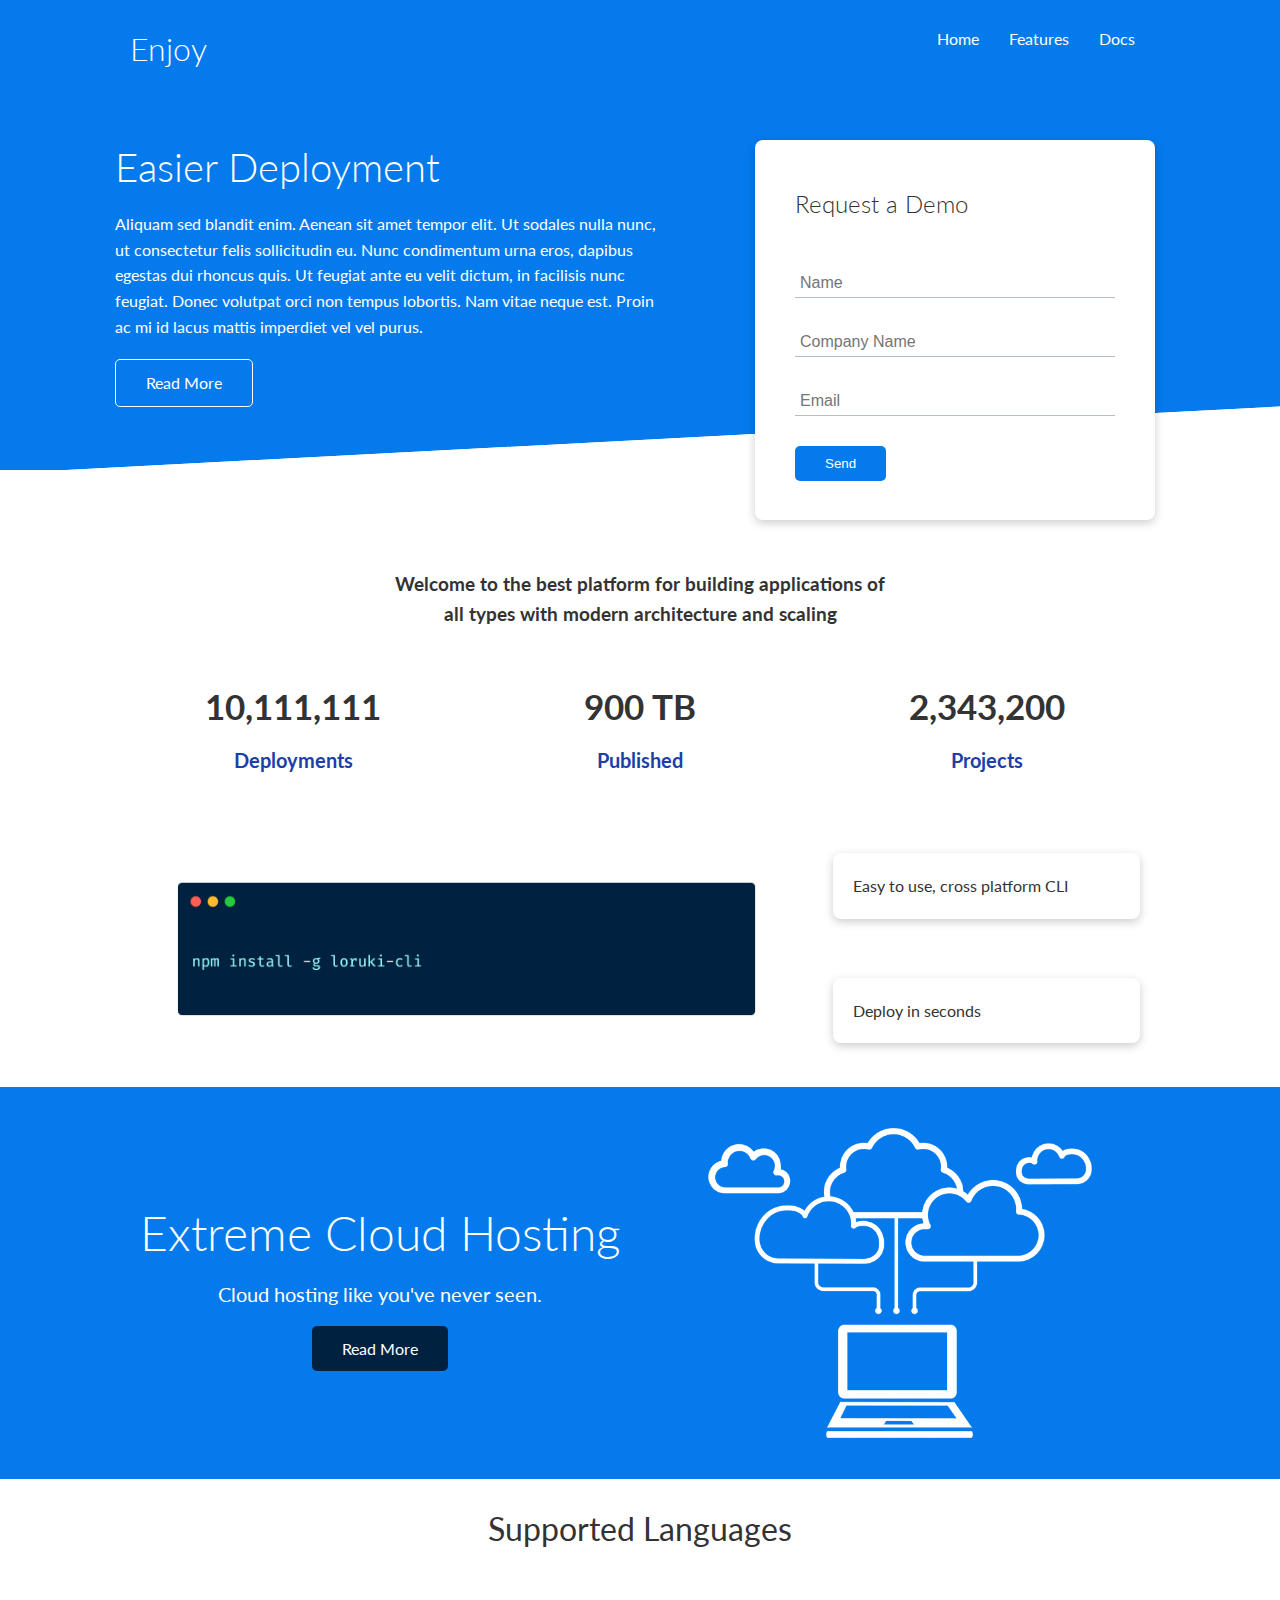
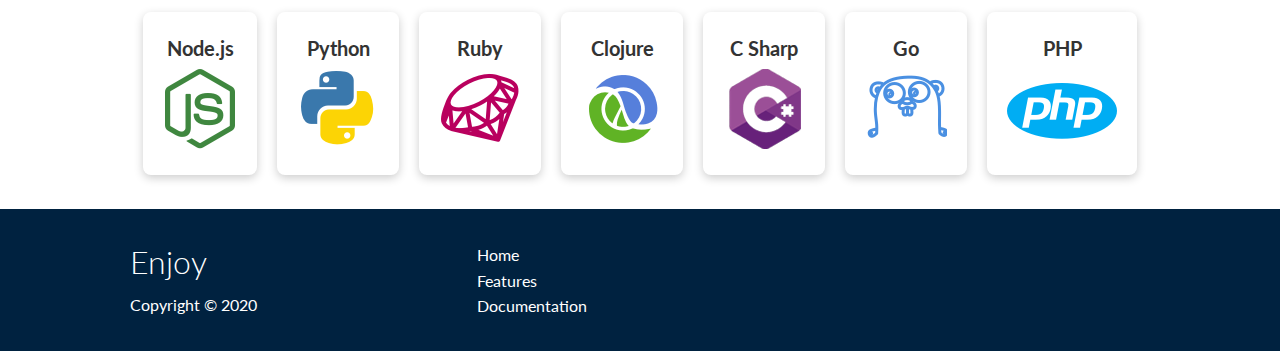
<file: index.html>
<!DOCTYPE html>
<html lang="en">
  <head>
    <meta charset="UTF-8" />
    <meta name="viewport" content="width=device-width, initial-scale=1.0" />
    <link
      rel="stylesheet"
      href="https://cdnjs.cloudflare.com/ajax/libs/font-awesome/5.15.1/css/all.min.css"
      integrity="sha512-+4zCK9k+qNFUR5X+cKL9EIR+ZOhtIloNl9GIKS57V1MyNsYpYcUrUeQc9vNfzsWfV28IaLL3i96P9sdNyeRssA=="
      crossorigin="anonymous"
    />
    <link rel="stylesheet" href="css/utilities.css" />
    <link rel="stylesheet" href="css/style.css" />
    <title>Enjoy | Responsive Web</title>
  </head>
  <body>
    <!--Navbar-->
    <div class="navbar">
      <div class="container flex">
        <div class="logo">
          <h1>Enjoy</h1>
          <!-- <img src="images/logos/python.png" alt="" /> -->
          <i class="fab fa-staylinked fa-2x"></i>
        </div>
        <nav>
          <ul>
            <li><a href="index.html">Home</a></li>
            <li><a href="features.html">Features</a></li>
            <li><a href="docs.html">Docs</a></li>
          </ul>
        </nav>
      </div>
    </div>

    <!--Showcase-->
    <section class="showcase">
      <div class="container grid">
        <div class="showcase-text">
          <h1>Easier Deployment</h1>
          <p>
            Aliquam sed blandit enim. Aenean sit amet tempor elit. Ut sodales
            nulla nunc, ut consectetur felis sollicitudin eu. Nunc condimentum
            urna eros, dapibus egestas dui rhoncus quis. Ut feugiat ante eu
            velit dictum, in facilisis nunc feugiat. Donec volutpat orci non
            tempus lobortis. Nam vitae neque est. Proin ac mi id lacus mattis
            imperdiet vel vel purus.
          </p>
          <a href="features.html" class="btn btn-outline">Read More</a>
        </div>

        <div class="showcase-form card py-1">
          <h2>Request a Demo</h2>
          <form
            name="contact"
            method="POST"
            netlify-honeypot="bot-field"
            data-netlify="true"
          >
            <input type="hidden" name="form-name" value="contact" />
            <p class="hidden">
              <label
                >Don’t fill this out if you're human: <input name="bot-field"
              /></label>
            </p>
            <div class="form-control">
              <input type="text" name="name" placeholder="Name" required />
            </div>
            <div class="form-control">
              <input
                type="text"
                name="company"
                placeholder="Company Name"
                required
              />
            </div>
            <div class="form-control">
              <input type="email" name="email" placeholder="Email" required />
            </div>
            <input type="submit" value="Send" class="btn btn-primary" />
          </form>
        </div>
      </div>
    </section>

    <!--Stats-->
    <section class="stats">
      <div class="container">
        <h3 class="stats-heading text-center my-1">
          Welcome to the best platform for building applications of all types
          with modern architecture and scaling
        </h3>
        <div class="grid grid-3 text-center my-4">
          <div>
            <i class="fas fa-server fa-3x"></i>
            <h3>10,111,111</h3>
            <p class="text-secondary">Deployments</p>
          </div>
          <div>
            <i class="fas fa-upload fa-3x"></i>
            <h3>900 TB</h3>
            <p class="text-secondary">Published</p>
          </div>
          <div>
            <i class="fas fa-project-diagram fa-3x"></i>
            <h3>2,343,200</h3>
            <p class="text-secondary">Projects</p>
          </div>
        </div>
      </div>
    </section>

    <!-- CLI -->
    <section class="cli">
      <div class="container grid">
        <img src="images/cli.png" />
        <div class="card">Easy to use, cross platform CLI</div>
        <div class="card">Deploy in seconds</div>
      </div>
    </section>

    <!-- Cloud -->
    <section class="cloud bg-primary my-2 py-2">
      <div class="container grid">
        <div class="text-center">
          <h2 class="lg">Extreme Cloud Hosting</h2>
          <p class="lead my-1">Cloud hosting like you've never seen.</p>
          <a href="features.html" class="btn btn-dark">Read More</a>
        </div>
        <img src="images/cloud.png" alt="" />
      </div>
    </section>

    <!-- Languages -->
    <section class="languages">
      <div class="md text-center my-2">Supported Languages</div>
      <div class="container flex py-2">
        <div class="card">
          <h4>Node.js</h4>
          <img src="images/logos/node.png" alt="" />
        </div>
        <div class="card">
          <h4>Python</h4>
          <img src="images/logos/python.png" alt="" />
        </div>
        <div class="card">
          <h4>Ruby</h4>
          <img src="images/logos/ruby.png" alt="" />
        </div>
        <div class="card">
          <h4>Clojure</h4>
          <img src="images/logos/clojure.png" alt="" />
        </div>
        <div class="card">
          <h4>C Sharp</h4>
          <img src="images/logos/csharp.png" alt="" />
        </div>
        <div class="card">
          <h4>Go</h4>
          <img src="images/logos/go.png" alt="" />
        </div>
        <div class="card">
          <h4>PHP</h4>
          <img src="images/logos/php.png" alt="" />
        </div>
      </div>
    </section>

    <!-- Footer -->
    <section class="footer bg-dark py-2">
      <div class="container grid grid-3">
        <div>
          <h1>Enjoy</h1>
          <p>Copyright &copy; 2020</p>
        </div>
        <nav class="sm">
          <ul>
            <li><a href="#">Home</a></li>
            <li><a href="features.html">Features</a></li>
            <li><a href="#">Documentation</a></li>
          </ul>
        </nav>
        <div class="social">
          <a href="#"><i class="fab fa-github fa-2x"></i></a>
          <a href="#"><i class="fab fa-facebook fa-2x"></i></a>
          <a href="#"><i class="fab fa-instagram fa-2x"></i></a>
          <a href="#"><i class="fab fa-twitter fa-2x"></i></a>
        </div>
      </div>
    </section>
  </body>
</html>
</file>
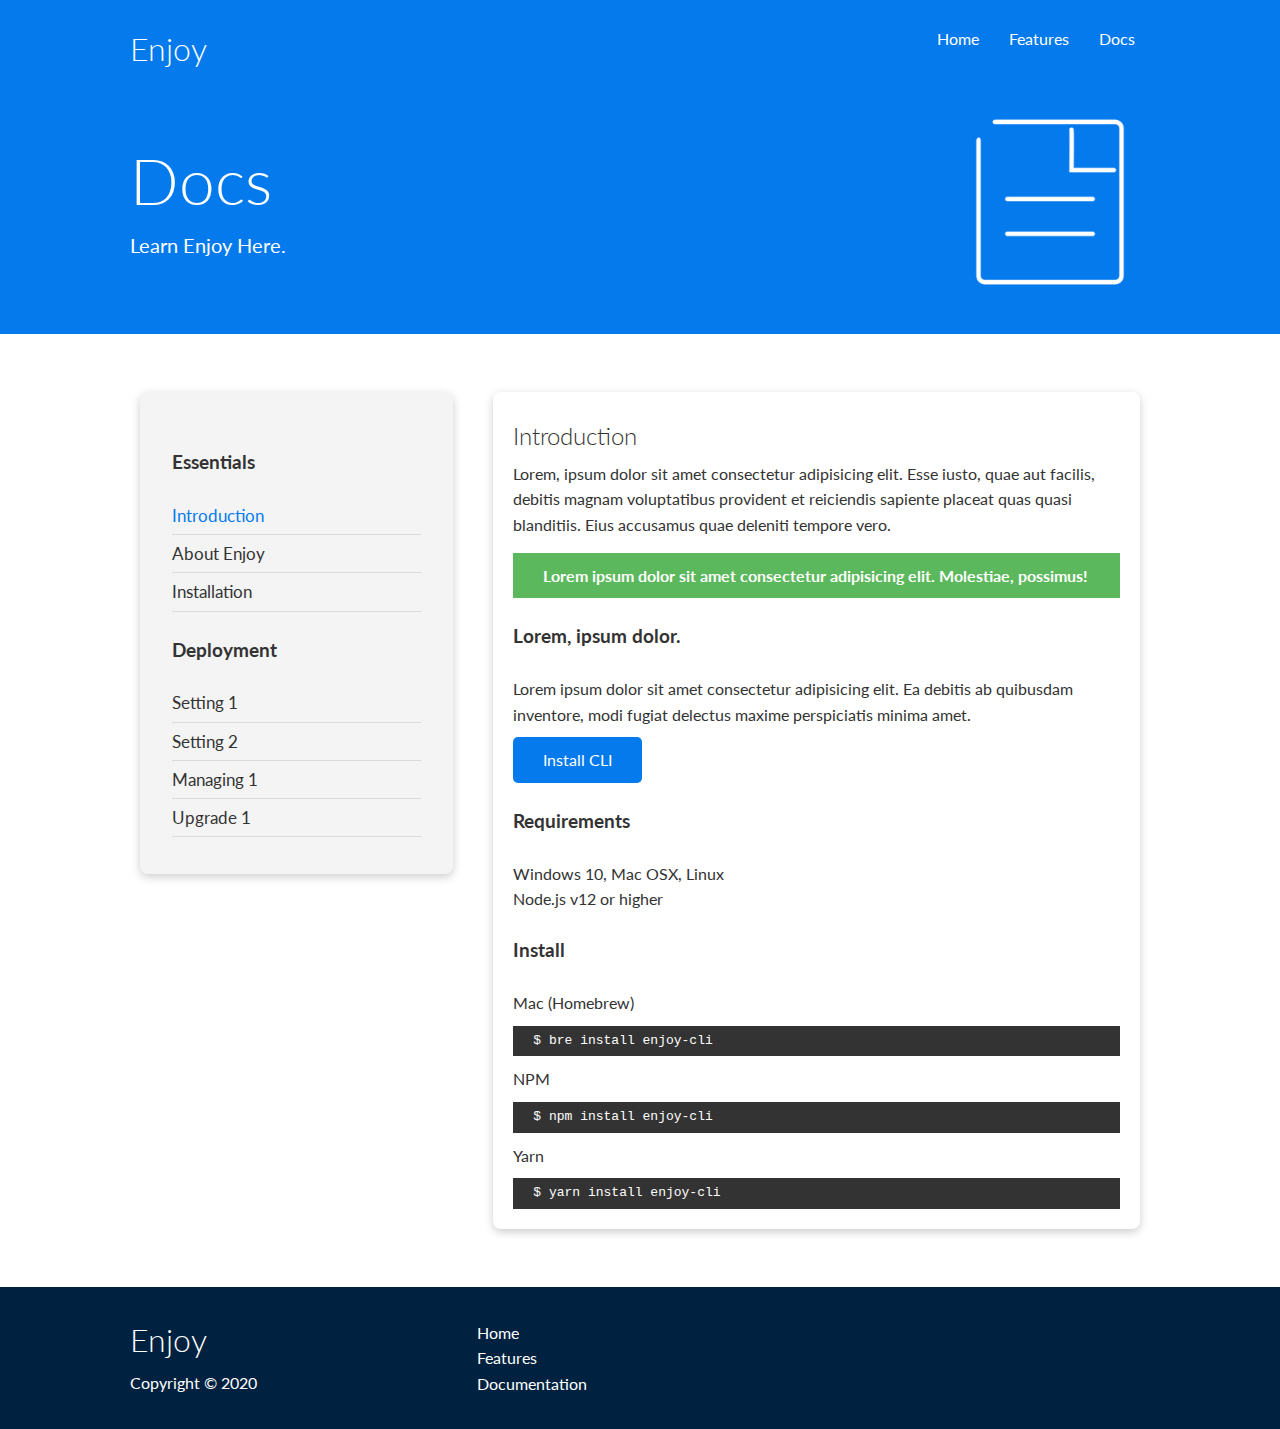
<file: docs.html>
<!DOCTYPE html>
<html lang="en">
  <head>
    <meta charset="UTF-8" />
    <meta name="viewport" content="width=device-width, initial-scale=1.0" />
    <link
      rel="stylesheet"
      href="https://cdnjs.cloudflare.com/ajax/libs/font-awesome/5.15.1/css/all.min.css"
      integrity="sha512-+4zCK9k+qNFUR5X+cKL9EIR+ZOhtIloNl9GIKS57V1MyNsYpYcUrUeQc9vNfzsWfV28IaLL3i96P9sdNyeRssA=="
      crossorigin="anonymous"
    />
    <link rel="stylesheet" href="css/utilities.css" />
    <link rel="stylesheet" href="css/style.css" />
    <title>Enjoy | Responsive Web</title>
  </head>
  <body>
    <!--Navbar-->
    <div class="navbar">
      <div class="container flex">
        <div class="logo">
          <h1>Enjoy</h1>
          <!-- <img src="images/logos/python.png" alt="" /> -->
          <i class="fab fa-staylinked fa-2x"></i>
        </div>
        <nav>
          <ul>
            <li><a href="index.html">Home</a></li>
            <li><a href="features.html">Features</a></li>
            <li><a href="docs.html">Docs</a></li>
          </ul>
        </nav>
      </div>
    </div>

    <!-- Head -->
    <section class="docs-head bg-primary py-3">
      <div class="container grid">
        <div>
          <h1 class="xl">Docs</h1>
          <p class="lead">Learn Enjoy Here.</p>
        </div>
        <img src="images/docs.png" alt="" />
      </div>
    </section>

    <!-- Main -->
    <section class="docs-main my-4">
      <div class="container grid">
        <div class="card bg-light p-3">
          <h3 class="my-2">Essentials</h3>
          <nav>
            <ul>
              <li><a class="text-primary" href="#">Introduction</a></li>
              <li><a href="#">About Enjoy</a></li>
              <li><a href="#">Installation</a></li>
            </ul>
          </nav>

          <h3 class="my-2">Deployment</h3>
          <nav>
            <ul>
              <li><a href="#">Setting 1</a></li>
              <li><a href="#">Setting 2</a></li>
              <li><a href="#">Managing 1</a></li>
              <li><a href="#">Upgrade 1</a></li>
            </ul>
          </nav>
        </div>

        <div class="card">
          <h2>Introduction</h2>
          <p>
            Lorem, ipsum dolor sit amet consectetur adipisicing elit. Esse
            iusto, quae aut facilis, debitis magnam voluptatibus provident et
            reiciendis sapiente placeat quas quasi blanditiis. Eius accusamus
            quae deleniti tempore vero.
          </p>

          <div class="alert alert-success">
            <i class="fas fa-info"></i>Lorem ipsum dolor sit amet consectetur
            adipisicing elit. Molestiae, possimus!
          </div>

          <h3>Lorem, ipsum dolor.</h3>
          <p>
            Lorem ipsum dolor sit amet consectetur adipisicing elit. Ea debitis
            ab quibusdam inventore, modi fugiat delectus maxime perspiciatis
            minima amet.
          </p>
          <a href="#" class="btn btn-primary">Install CLI</a>

          <h3>Requirements</h3>
          <ul>
            <li>Windows 10, Mac OSX, Linux</li>
            <li>Node.js v12 or higher</li>
          </ul>

          <h3>Install</h3>
          <p>Mac (Homebrew)</p>
          <pre><code>$ bre install enjoy-cli</code></pre>
          <p>NPM</p>
          <pre><code>$ npm install enjoy-cli</code></pre>
          <p>Yarn</p>
          <pre><code>$ yarn install enjoy-cli</code></pre>
        </div>
      </div>
    </section>

    <!-- Footer -->
    <section class="footer bg-dark py-2">
      <div class="container grid grid-3">
        <div>
          <h1>Enjoy</h1>
          <p>Copyright &copy; 2020</p>
        </div>
        <nav class="sm">
          <ul>
            <li><a href="#">Home</a></li>
            <li><a href="features.html">Features</a></li>
            <li><a href="#">Documentation</a></li>
          </ul>
        </nav>
        <div class="social">
          <a href="#"><i class="fab fa-github fa-2x"></i></a>
          <a href="#"><i class="fab fa-facebook fa-2x"></i></a>
          <a href="#"><i class="fab fa-instagram fa-2x"></i></a>
          <a href="#"><i class="fab fa-twitter fa-2x"></i></a>
        </div>
      </div>
    </section>
  </body>
</html>
</file>
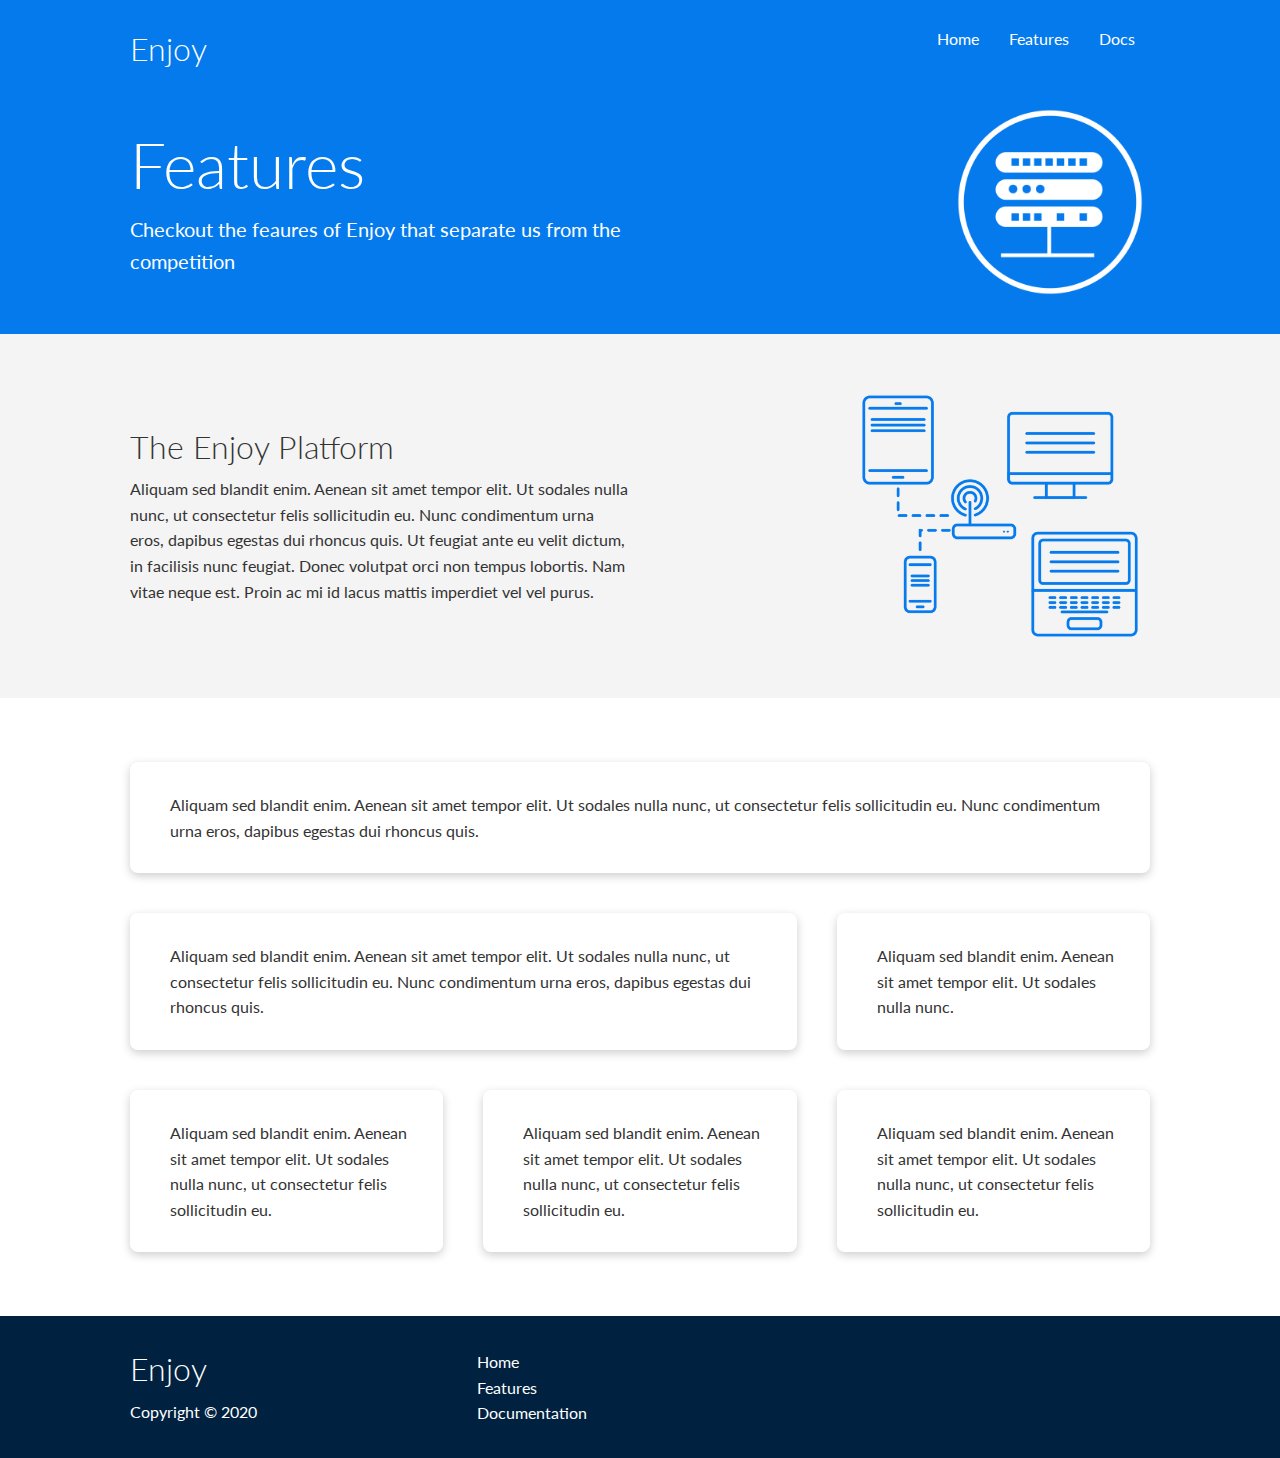
<file: features.html>
<!DOCTYPE html>
<html lang="en">
  <head>
    <meta charset="UTF-8" />
    <meta name="viewport" content="width=device-width, initial-scale=1.0" />
    <link
      rel="stylesheet"
      href="https://cdnjs.cloudflare.com/ajax/libs/font-awesome/5.15.1/css/all.min.css"
      integrity="sha512-+4zCK9k+qNFUR5X+cKL9EIR+ZOhtIloNl9GIKS57V1MyNsYpYcUrUeQc9vNfzsWfV28IaLL3i96P9sdNyeRssA=="
      crossorigin="anonymous"
    />
    <link rel="stylesheet" href="css/utilities.css" />
    <link rel="stylesheet" href="css/style.css" />
    <title>Enjoy | Responsive Web</title>
  </head>
  <body>
    <!--Navbar-->
    <div class="navbar">
      <div class="container flex">
        <div class="logo">
          <h1>Enjoy</h1>
          <!-- <img src="images/logos/python.png" alt="" /> -->
          <i class="fab fa-staylinked fa-2x"></i>
        </div>
        <nav>
          <ul>
            <li><a href="index.html">Home</a></li>
            <li><a href="features.html">Features</a></li>
            <li><a href="docs.html">Docs</a></li>
          </ul>
        </nav>
      </div>
    </div>

    <!-- Head -->
    <section class="features-head bg-primary py-3">
      <div class="container grid">
        <div>
          <h1 class="xl">Features</h1>
          <p class="lead">
            Checkout the feaures of Enjoy that separate us from the competition
          </p>
        </div>
        <img src="images/server.png" alt="" />
      </div>
    </section>

    <!-- Sub Head -->
    <section class="features-sub-head bg-light py-3">
      <div class="container grid">
        <div>
          <h1 class="md">The Enjoy Platform</h1>
          <p>
            Aliquam sed blandit enim. Aenean sit amet tempor elit. Ut sodales
            nulla nunc, ut consectetur felis sollicitudin eu. Nunc condimentum
            urna eros, dapibus egestas dui rhoncus quis. Ut feugiat ante eu
            velit dictum, in facilisis nunc feugiat. Donec volutpat orci non
            tempus lobortis. Nam vitae neque est. Proin ac mi id lacus mattis
            imperdiet vel vel purus.
          </p>
        </div>
        <img src="images/server2.png" alt="">
      </div>
    </section>

    <!-- Main -->
    <section class="features-main my-2">
      <div class="container grid grid-3">
        <div class="card flex">
          <i class="fas fa-server fa-3x"></i>
          <p>Aliquam sed blandit enim. Aenean sit amet tempor elit. Ut sodales
            nulla nunc, ut consectetur felis sollicitudin eu. Nunc condimentum
            urna eros, dapibus egestas dui rhoncus quis.</p>
        </div>
        <div class="card flex">
          <i class="fas fa-database fa-3x"></i>
          <p>Aliquam sed blandit enim. Aenean sit amet tempor elit. Ut sodales
            nulla nunc, ut consectetur felis sollicitudin eu. Nunc condimentum
            urna eros, dapibus egestas dui rhoncus quis.</p>
        </div>
        <div class="card flex">
          <i class="fas fa-power-off fa-3x"></i>
          <p>Aliquam sed blandit enim. Aenean sit amet tempor elit. Ut sodales
            nulla nunc.</p>
        </div>
        <div class="card flex">
          <i class="fas fa-upload fa-3x"></i>
          <p>Aliquam sed blandit enim. Aenean sit amet tempor elit. Ut sodales
            nulla nunc, ut consectetur felis sollicitudin eu.</p>
        </div>
        <div class="card flex">
          <i class="fab fa-github fa-3x"></i>
          <p>Aliquam sed blandit enim. Aenean sit amet tempor elit. Ut sodales
            nulla nunc, ut consectetur felis sollicitudin eu.</p>
        </div>
        <div class="card flex">
          <i class="fab fa-github fa-3x"></i>
          <p>Aliquam sed blandit enim. Aenean sit amet tempor elit. Ut sodales
            nulla nunc, ut consectetur felis sollicitudin eu.</p>
        </div>
      </div>
    </section>

    <!-- Footer -->
    <section class="footer bg-dark py-2">
      <div class="container grid grid-3">
        <div>
          <h1>Enjoy</h1>
          <p>Copyright &copy; 2020</p>
        </div>
        <nav class="sm">
          <ul>
            <li><a href="#">Home</a></li>
            <li><a href="features.html">Features</a></li>
            <li><a href="#">Documentation</a></li>
          </ul>
        </nav>
        <div class="social">
          <a href="#"><i class="fab fa-github fa-2x"></i></a>
          <a href="#"><i class="fab fa-facebook fa-2x"></i></a>
          <a href="#"><i class="fab fa-instagram fa-2x"></i></a>
          <a href="#"><i class="fab fa-twitter fa-2x"></i></a>
        </div>
      </div>
    </section>
  </body>
</html>
</file>
<file: css/utilities.css>
/* 
Ctrl + Shift + A  - to create css comment box 
Highlight text and Ctrl + D - to change multiple texts
*/
.container {
  max-width: 1100px;
  margin: 0 auto;
  overflow: auto;
  padding: 0 40px;
}

.card {
  background-color: #fff;
  color: #333;
  border-radius: 8px;
  box-shadow: 0 3px 10px rgba(0, 0, 0, 0.2);
  padding: 20px;
  margin: 10px;
}

.btn {
  display: inline-block;
  background-color: var(--primary-color);
  color: #fff;
  padding: 10px 30px;
  border-radius: 5px;
  cursor: pointer;
  border: none;
}

.btn-outline {
  background-color: transparent;
  border: 1px solid #fff;
}

.btn:hover {
  transform: scale(0.9);
}

/* Background and colored-buttons */
.bg-primary,
.btn-primary {
  background-color: var(--primary-color);
  color: #fff;
}

.bg-secondary,
.btn-secondary {
  background-color: var(--secondary-color);
  color: #fff;
}

.bg-dark,
.btn-dark {
  background-color: var(--dark-color);
  color: #fff;
}

.bg-light,
.btn-light {
  background-color: var(--light-color);
  color: #333;
}

.bg-primary a,
.btn-primary a,
.bg-secondary a,
.btn-secondary a,
.bg-dark a,
.btn-dark a {
  color: #fff;
}

/* Text colors */
.text-primary {
  color: var(--primary-color);
}

.text-secondary {
  color: var(--secondary-color);
}

.text-dark {
  color: var(--dark-color);
}

.text-light {
  color: var(--light-color);
}

/* Text sizes */
.lead {
  font-size: 20px;
}

.sm {
  font-size: 1rem;
}

.md {
  font-size: 2rem;
}

.lg {
  font-size: 3rem;
}

.xl {
  font-size: 4rem;
}

.text-center {
  text-align: center;
}

/* Alerts */
.alert {
  background-color: var(--light-color);
  padding: 10px 20px;
  font-weight: bold;
  margin: 15px 0;
}

.alert i {
  margin-right: 10px;
}

.alert-success {
  background-color: var(--success-color);
  color: #fff;
}

.alert-error {
  background-color: var(--error-color);
  color: #fff;
}

.flex {
  display: flex;
  justify-content: center;
  align-items: center;
}

.grid {
  display: grid;
  grid-template-columns: repeat(2, 1fr);
  justify-content: center;
  align-items: center;
  gap: 20px;
  height: 100%;
}

.grid-3 {
  grid-template-columns: repeat(3, 1fr);
}

/* Margin */
.my-1 {
  margin: 1rem 0;
}

.my-2 {
  margin: 1.5rem 0;
}

.my-3 {
  margin: 2rem 0;
}

.my-4 {
  margin: 3rem 0;
}

.my-5 {
  margin: 4rem 0;
}

.m-1 {
  margin: 1rem;
}

.m-2 {
  margin: 1.5rem;
}

.m-3 {
  margin: 2rem;
}

.m-4 {
  margin: 3rem;
}

.m-5 {
  margin: 4rem;
}

/* Padding */
.py-1 {
  padding: 1rem 0;
}

.py-2 {
  padding: 1.5rem 0;
}

.py-3 {
  padding: 2rem 0;
}

.py-4 {
  padding: 3rem 0;
}

.py-5 {
  padding: 4rem 0;
}

.p-1 {
  padding: 1rem;
}

.p-2 {
  padding: 1.5rem;
}

.p-3 {
  padding: 2rem;
}

.p-4 {
  padding: 3rem;
}

.p-5 {
  padding: 4rem;
}
</file>
<file: css/style.css>
@import url('https://fonts.googleapis.com/css2?family=Lato:wght@300&display=swap');

:root {
  --primary-color: #047aed;
  --secondary-color: #1c3fa8;
  --dark-color: #002240;
  --light-color: #f4f4f4;
  --success-color: #5cb85c;
  --error-color: #d9534f;
}

* {
  /* allow padding, border etc without having to add width of element */
  box-sizing: border-box;
  padding: 0;
  margin: 0;
}

body {
  font-family: Lato, sans-serif;
  color: #333;
  line-height: 1.6;
}

ul {
  /* remove bullet point */
  list-style-type: none;
}

a {
  /* get rid of underscore line */
  text-decoration: none;
  color: inherit;
}

h1,
h2 {
  font-weight: 300;
  line-height: 1.2;
  margin: 10px 0;
}

p {
  margin: 10px 0;
}

img {
  /* keep image within container */
  width: 100%;
}

/* Navbar */
.navbar {
  background-color: var(--primary-color);
  color: #fff;
  height: 70px;
}

.navbar .flex {
  justify-content: space-between;
}

.navbar ul {
  display: flex;
}

.navbar a {
  color: #fff;
  padding: 10px;
  margin: 0 5px;
}

.navbar a:hover {
  border-bottom: 1px #fff solid;
}

.navbar .logo {
  display: flex;
  align-items: center;
  justify-content: space-between;
  margin-top: 20px;
}

.navbar .logo .fab {
  margin-left: 10px;
  z-index: 100;
  max-width: 50px;
}

/* Showcase */
.showcase {
  height: 400px;
  background-color: var(--primary-color);
  color: #fff;
  position: relative;
}

.showcase h1 {
  font-size: 40px;
}

.showcase p {
  margin: 20px 20px 20px 0;
}

.showcase .grid {
  grid-template-columns: 55% 45%;
  gap: 30px;
  overflow: visible;
}

.showcase-text {
    animation: slideInFromLeft 1s ease-in;
}

.showcase-form {
  position: relative;
  top: 60px;
  height: 380px;
  width: 400px;
  padding: 40px;
  z-index: 100;
  justify-self: flex-end;
  animation: slideInFromRight 1s ease-in;
}

.showcase-form .form-control {
  margin: 30px 0;
}

.showcase-form input[type='text'],
.showcase-form input[type='email'] {
  border: 0; /*remove outer border*/
  border-bottom: 1px #b4becb solid;
  width: 100%;
  padding: 5px;
  font-size: 16px;
}

.showcase-form input[type='submit'] {
    margin-bottom: 20px;
}

.showcase-form input:focus {
  /* remove border outline when focused */
  outline: none;
}

.showcase::before,
.showcase::after {
  content: '';
  background-color: #fff;
  position: absolute;
  height: 100px;
  bottom: -70px;
  right: 0;
  left: 0;
  transform: skewY(-3deg);
  --webkit-transform: skewY(-3deg);
  --moz-transform: skewY(-3deg);
  --ms-transform: skewY(-3deg);
}

/* Stats */
.stats {
  padding-top: 100px;
  animation: slideInFromBottom 1s ease-in;
}

.stats-heading {
  max-width: 500px;
  margin: auto;
}

.stats .grid h3 {
  font-size: 35px;
  font-weight: bold;
}

.stats .grid p {
  font-size: 20px;
  font-weight: bold;
}

/* CLI */
.cli .grid {
  grid-template-columns: repeat(3, 1fr);
  grid-template-rows: repeat(2, 1fr);
}

/* The first child item will start at column and row line 1 
    and span 2 columns or rows along each axes */
.cli .grid > *:first-child {
  grid-column: 1 / span 2;
  grid-row: 1 / span 2;
}

/* Languages */
.languages .flex {
  flex-wrap: wrap;
}

.languages .card {
  text-align: center;
  transition: transform 0.2s ease-in;
}

.languages .card:hover {
  transform: translateY(-15px);
}

.languages .card h4 {
  font-size: 20px;
  margin-bottom: 5px;
}

/* Features */
.features-head img,
.docs-head img {
  max-width: 200px;
  justify-self: flex-end;
}

.features-sub-head img {
  max-width: 300px;
  justify-self: flex-end;
}

.features-main .card > i {
  margin-right: 20px;
}

.features-main .grid {
  padding: 30px;
}

.features-main .grid > *:first-child {
  grid-column: 1 / span 3;
}

.features-main .grid > *:nth-child(2) {
  grid-column: 1 / span 2;
}

/* Docs */
.docs-main .grid {
  grid-template-columns: 1fr 2fr;
  align-items: flex-start;
}

.docs-main nav li {
  font-size: 17px;
  padding-bottom: 5px;
  margin-bottom: 5px;
  border-bottom: 1px rgba(0, 0, 0, 0.1) solid;
}

.docs-main nav li:hover {
  font-weight: bold;
}

.docs-main h3 {
  margin: 1.5rem 0;
}

pre,
code {
  background-color: #333;
  color: #fff;
  padding: 5px 10px;
}

.hidden {
    visibility: hidden;
    height: 0;
}

/* Footer */
.footer .social a {
  margin: 0 10px;
}

@keyframes slideInFromLeft {
  0% {
    transform: translateX(-100%);
  }

  100% {
    transform: translateX(0);
  }
}

@keyframes slideInFromRight {
  0% {
    transform: translateX(100%);
  }

  100% {
    transform: translateX(0);
  }
}

@keyframes slideInFromTop {
  0% {
    transform: translateY(-100%);
  }

  100% {
    transform: translateY(0);
  }
}

@keyframes slideInFromBottom {
  0% {
    transform: translateY(100%);
  }

  100% {
    transform: translateY(0);
  }
}

/* Tablets and under */
@media (max-width: 768px) {
  .grid,
  .showcase .grid,
  .stats .grid,
  .cli .grid,
  .cloud .grid,
  .features-main .grid,
  .docs-main .grid {
    grid-template-columns: 1fr;
    grid-template-rows: 1fr;
  }

  /* Home page */
  .showcase {
    height: auto;
  }

  .showcase-text {
    text-align: center;
    margin-top: 40px;

  }

  .showcase-form {
    justify-self: center;
    margin: auto;
    animation: slideInFromBottom 1s ease-in;
  }

  .cli .grid > *:first-child {
    grid-column: 1;
    grid-row: 1;
  }

  .features-head,
  .docs-head {
    text-align: center;
  }

  .features-head img,
  .features-sub-head img,
  .docs-head img {
    justify-self: center;
  }

  .features-sub-head {
    text-align: center;
  }

  .features-main .grid > *:first-child,
  .features-main .grid > *:nth-child(2) {
    grid-column: 1;
  }
}

/* Mobiles */
@media (max-width: 500px) {
  .navbar {
    height: 130px;
  }

  .navbar .flex {
    flex-direction: column;
  }

  .navbar ul {
    background-color: rgba(0, 0, 0, 0.1);
    border-radius: 5px;
    padding: 10px;
  }
}
</file>
